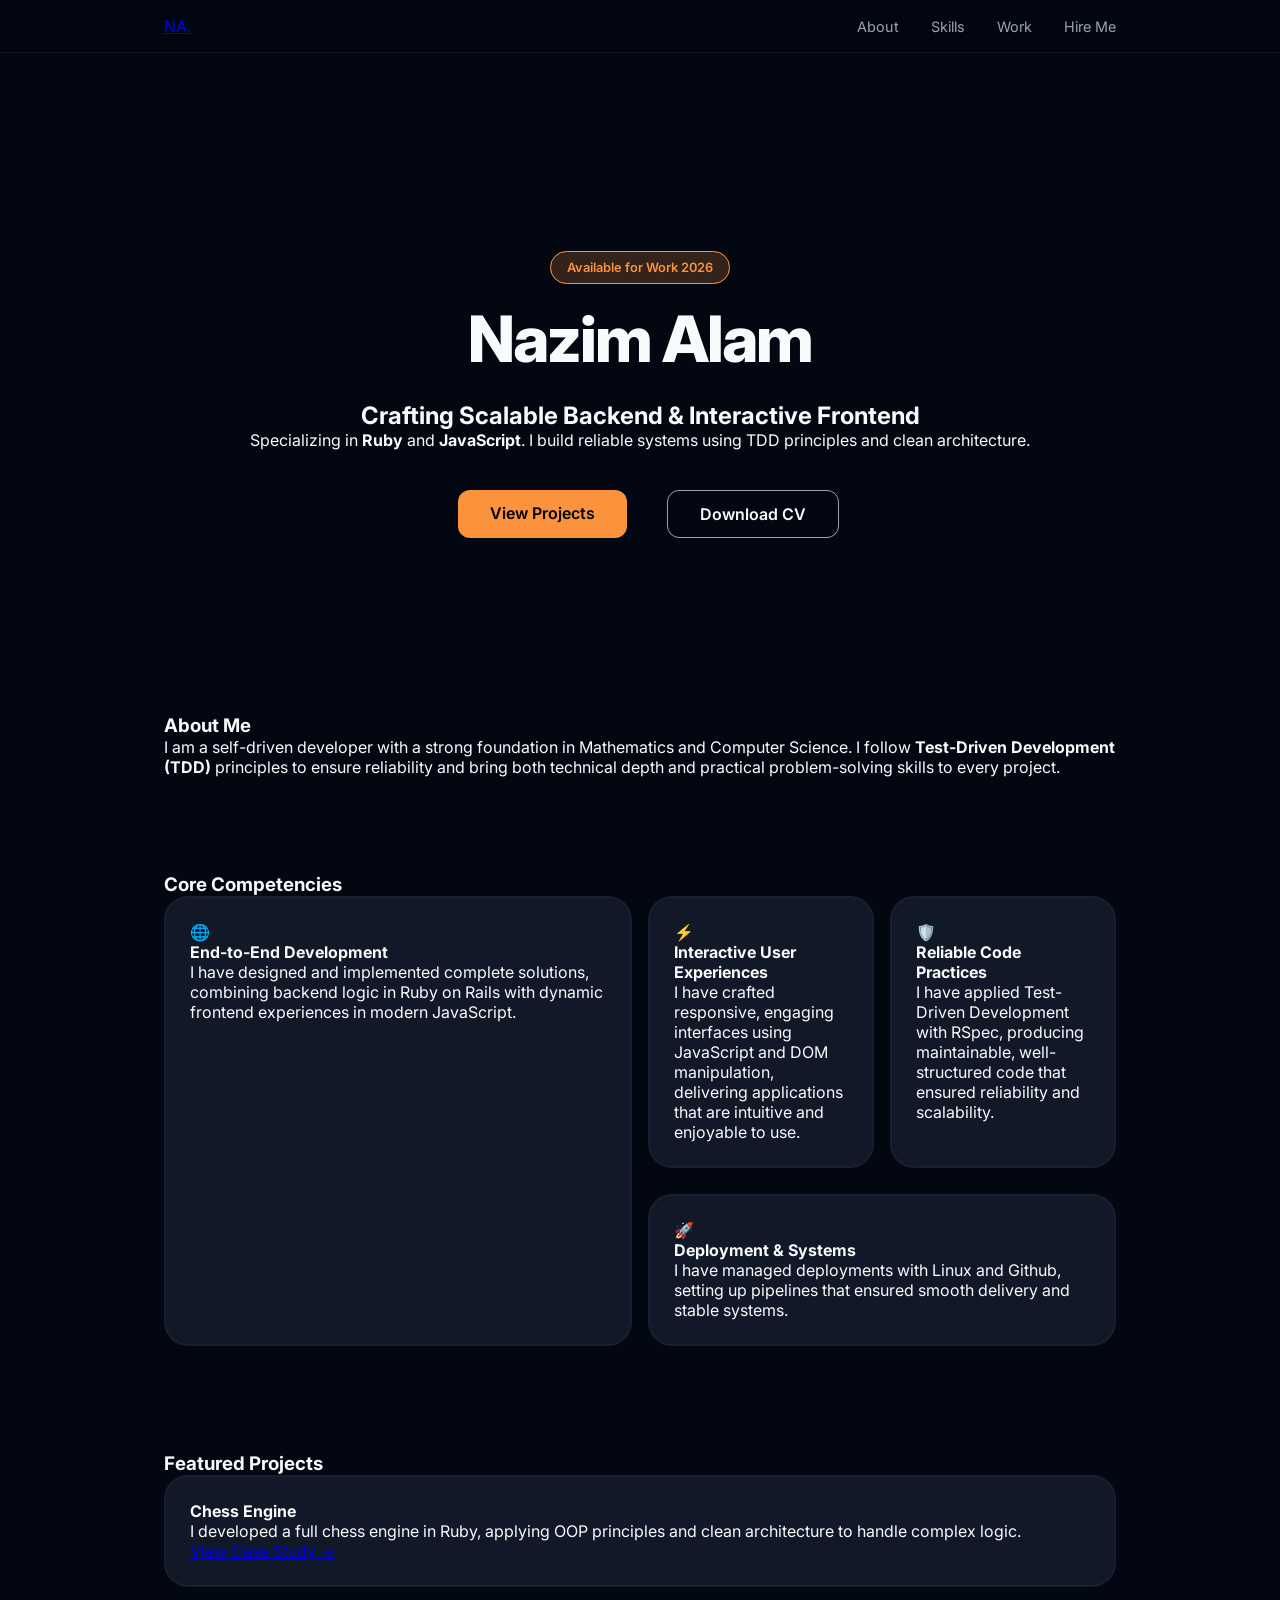
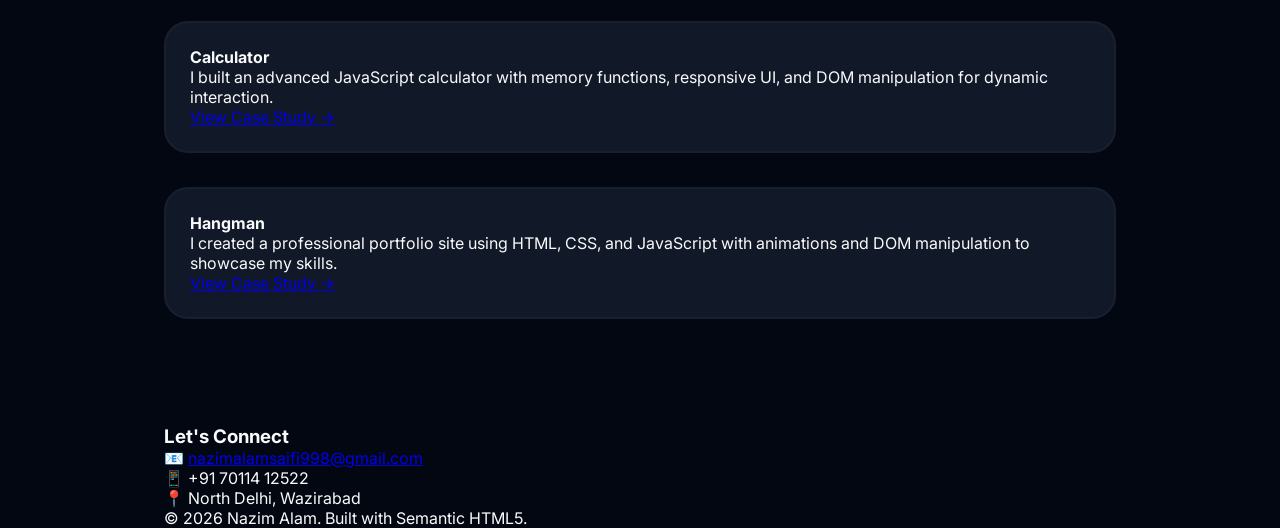
<file: index.html>
<!DOCTYPE html>
<html lang="en">
  <head>
    <meta charset="utf-8" />
    <meta name="viewport" content="width=device-width, initial-scale=1" />
    <title>Nazim Alam — Portfolio</title>

    <!-- Fonts -->
    <link rel="preconnect" href="https://fonts.googleapis.com" />
    <link rel="preconnect" href="https://fonts.gstatic.com" crossorigin />
    <link
      href="https://fonts.googleapis.com/css2?family=Inter:wght@400;600;800&display=swap"
      rel="stylesheet"
    />

    <!-- Styles -->
    <link rel="stylesheet" href="resume_website/style.css" />
  </head>

  <body>
    <nav class="glass-nav">
      <div class="container nav-content">
        <a href="#">NA.</a>
        <ul class="nav-links">
          <li><a href="#about">About</a></li>
          <li><a href="#skills">Skills</a></li>
          <li><a href="#projects">Work</a></li>
          <li><a href="#contact">Hire Me</a></li>
        </ul>
      </div>
    </nav>

    <main class="container">
      <section class="hero">
        <span class="badge">Available for Work 2026</span>
        <h1>Nazim Alam</h1>
        <h2>Crafting Scalable Backend &amp; Interactive Frontend</h2>
        <p>
          Specializing in <strong>Ruby</strong> and <strong>JavaScript</strong>.
          I build reliable systems using TDD principles and clean architecture.
        </p>

        <div class="hero-actions">
          <a
            class="btn primary"
            href="https://github.com/NazimAlamSaifi"
            target="_blank"
            rel="noopener"
            >View Projects</a
          >
          <a id="open-resume" class="btn secondary" href="#">Download CV</a>
        </div>
      </section>

      <section id="about" class="reveal">
        <h3>About Me</h3>
        <p>
          I am a self-driven developer with a strong foundation in Mathematics
          and Computer Science. I follow
          <strong>Test-Driven Development (TDD)</strong> principles to ensure
          reliability and bring both technical depth and practical
          problem-solving skills to every project.
        </p>
      </section>

      <section id="skills" class="reveal">
        <h3>Core Competencies</h3>
        <div id="skills-grid" class="bento-grid"></div>
      </section>

      <section id="projects" class="reveal">
        <h3>Featured Projects</h3>
        <div id="projects-grid" class="projects-grid"></div>
      </section>

      <section id="contact" class="reveal">
        <h3>Let's Connect</h3>
        <p>📧 <a href="mailto:nazimalamsaifi998@gmail.com">nazimalamsaifi998@gmail.com</a></p>
        <p>📱 +91 70114 12522</p>
        <p>📍 North Delhi, Wazirabad</p>
      </section>

      <footer>
        <p>© 2026 Nazim Alam. Built with Semantic HTML5.</p>
      </footer>
    </main>

    <!-- Resume Modal -->
    <div id="pdf-modal" class="modal-overlay" aria-hidden="true">
      <div class="modal-content">
        <header class="modal-header">
          <h4>Resume Preview</h4>
          <button id="pdf-modal-close" class="btn">Close</button>
        </header>

        <div class="modal-body">
          <iframe id="pdf-preview"></iframe>
        </div>

        <footer class="modal-footer">
          <a id="pdf-download" class="btn primary" download>Download</a>
          <button id="pdf-modal-close-2" class="btn">Close</button>
        </footer>
      </div>
    </div>

    <script src="resume_website/script.js"></script>
  </body>
</html>
</file>
<file: resume_website/style.css>
:root {
    --bg: #030712;
    --card-bg: #111827;
    --primary: #fb923c;
    --primary-glow: rgba(251, 146, 60, 0.2);
    --text-main: #f9fafb;
    --text-dim: #9ca3af;
    --nav-bg: rgba(3, 7, 18, 0.8);
}

.hero-actions {
    margin-top: 2.5rem;
    display: flex;
    justify-content: center;
    gap: 1.5rem;   
    margin-left: 1rem;
}


* { box-sizing: border-box; margin: 0; padding: 0; }
body {
    background-color: var(--bg);
    color: var(--text-main);
    font-family: 'Inter', sans-serif;
    overflow-x: hidden;
}

.container { max-width: 1000px; margin: 0 auto; padding: 0 1.5rem; }

.glass-nav {
    position: fixed;
    top: 0; width: 100%;
    z-index: 1000;
    background: var(--nav-bg);
    backdrop-filter: blur(12px);
    -webkit-backdrop-filter: blur(12px);
    border-bottom: 1px solid rgba(255,255,255,0.05);
    padding: 1rem 0;
}

.nav-content {
    display: flex;
    justify-content: space-between;
    align-items: center;
}

.nav-links { display: flex; list-style: none; gap: 2rem; align-items: center; }
.nav-links a { color: var(--text-dim); text-decoration: none; transition: 0.3s; font-size: 0.9rem; }
.nav-links a:hover { color: var(--primary); }

.hero { padding: 10rem 0 5rem; text-align: center; }
.badge {
    background: var(--primary-glow);
    color: var(--primary);
    padding: 0.5rem 1rem;
    border-radius: 20px;
    font-size: 0.8rem;
    font-weight: 600;
    border: 1px solid var(--primary);
}

h1 { font-size: 4rem; margin: 1.5rem 0; font-weight: 800; letter-spacing: -2px; }

.bento-grid {
    display: grid;
    grid-template-columns: repeat(4, 1fr);
    grid-auto-rows: minmax(150px, auto);
    gap: 1rem;
}

.card {
    background: var(--card-bg);
    padding: 1.5rem;
    border-radius: 24px;
    border: 2px solid rgba(255,255,255,0.03);
    transition: all 0.4s ease;
    margin-bottom: 10px;
}

.card:hover {
    border-color: var(--primary);
    box-shadow: 0 10px 30px -10px var(--primary-glow);
    transform: translateY(-5px);
}

.section-title { font-size: 2rem; margin: 4rem 0 2rem; color: var(--text-main); }
.reveal { opacity: 0; transform: translateY(30px); transition: 0.8s ease-out; }
.reveal.visible { opacity: 1; transform: translateY(0); }

.btn {
    padding: 0.8rem 2rem;
    border-radius: 12px;
    text-decoration: none;
    font-weight: 600;
    display: inline-block;
    transition: 0.3s;
    cursor: pointer;
    background: transparent;
    color: var(--text-main);
    border: 1px solid rgba(255,255,255,0.06);
}
.primary { background: var(--primary); color: #000; border: none; }
.secondary { border: 1px solid var(--text-dim); color: var(--text-main); margin-left: 1rem; }

.modal-overlay {
  position: fixed;
  inset: 0;
  display: none;
  align-items: center;
  justify-content: center;
  background: rgba(2, 6, 23, 0.7);
  z-index: 2000;
  padding: 2rem;
}

.modal-overlay.open { display: flex; }

.modal-content {
  width: 100%;
  max-width: 1000px;
  height: 80vh;
  background: linear-gradient(180deg, rgba(17,24,39,0.98), rgba(10,12,16,0.96));
  border-radius: 12px;
  overflow: hidden;
  display: flex;
  flex-direction: column;
  border: 1px solid rgba(255,255,255,0.04);
}

.modal-header, .modal-footer {
  padding: 0.75rem 1rem;
  display: flex;
  align-items: center;
  justify-content: space-between;
  background: rgba(255,255,255,0.02);
}

.modal-body {
  flex: 1;
  background: #0b0f14;
  display: flex;
  align-items: stretch;
  justify-content: stretch;
}

.modal-body iframe {
  width: 100%;
  height: 100%;
  border: none;
  background: #ffffff;
}

@media (max-width: 640px) {
  .modal-content { height: 100vh; border-radius: 0; }
  .hero { padding-top: 8rem; }
}

.bento-grid > .card:nth-child(1) {
  grid-column: span 2;
  grid-row: span 2;
}

.bento-grid > .card:nth-child(4) {
  grid-column: span 2;
}

section {
  scroll-margin-top: 6rem;
  margin-top: 6rem;
}

.projects-grid {
  display: grid;
  grid-template-columns: 1fr;
  gap: 1.5rem;
}
</file>
